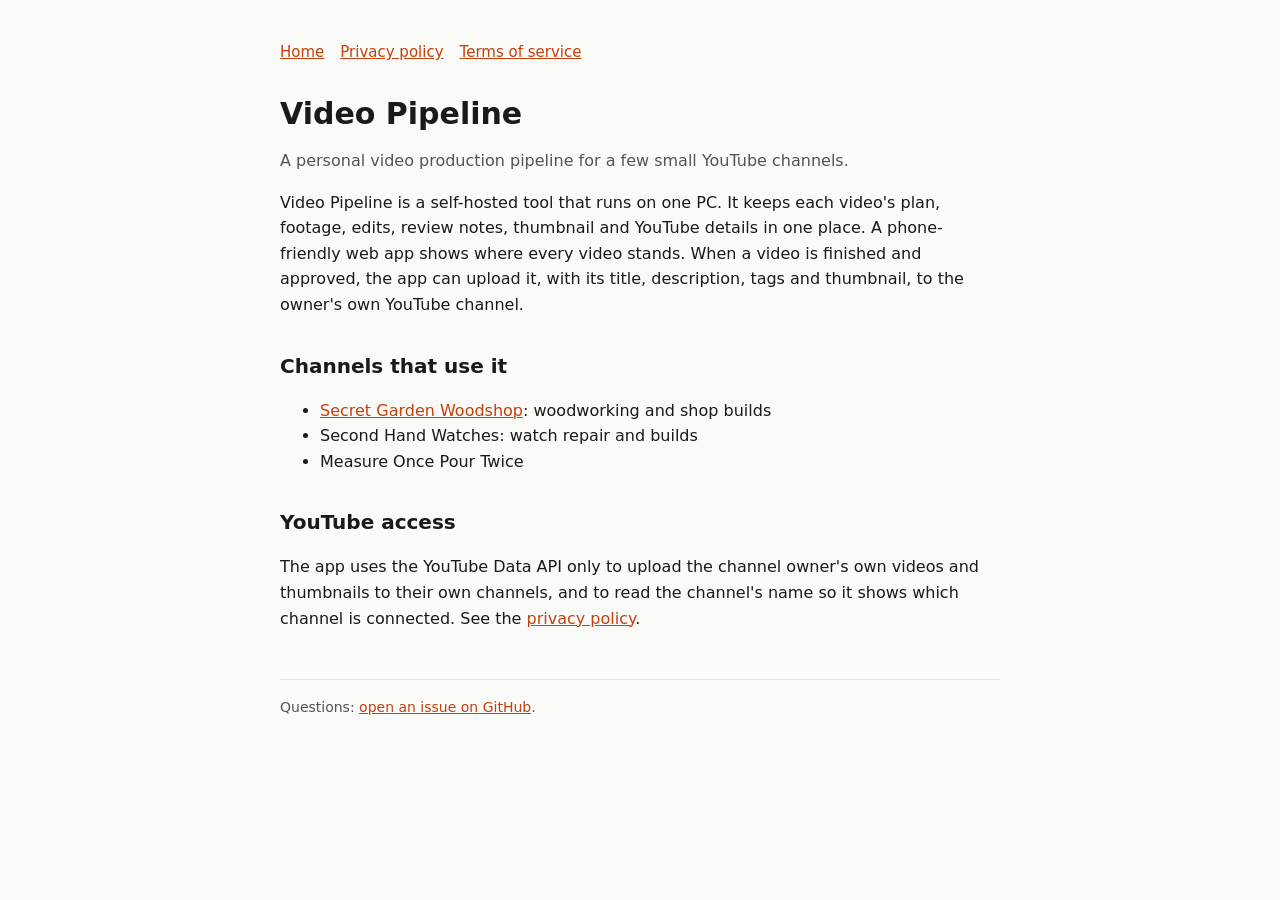
<file: index.html>
<!doctype html>
<html lang="en"><head><meta charset="utf-8"><meta name="viewport" content="width=device-width,initial-scale=1">
<title>Video Pipeline</title><meta name="description" content="A personal video production pipeline for a few small YouTube channels.">
<link rel="stylesheet" href="style.css"></head>
<body><main>
<nav><a href="./">Home</a><a href="privacy.html">Privacy policy</a><a href="terms.html">Terms of service</a></nav>
<h1>Video Pipeline</h1>
<p class="muted">A personal video production pipeline for a few small YouTube channels.</p>
<p>Video Pipeline is a self-hosted tool that runs on one PC. It keeps each video's plan, footage, edits, review notes, thumbnail and YouTube details in one place. A phone-friendly web app shows where every video stands. When a video is finished and approved, the app can upload it, with its title, description, tags and thumbnail, to the owner's own YouTube channel.</p>
<h2>Channels that use it</h2>
<ul>
<li><a href="https://www.youtube.com/@secretgardenwoodshop">Secret Garden Woodshop</a>: woodworking and shop builds</li>
<li>Second Hand Watches: watch repair and builds</li>
<li>Measure Once Pour Twice</li>
</ul>
<h2>YouTube access</h2>
<p>The app uses the YouTube Data API only to upload the channel owner's own videos and thumbnails to their own channels, and to read the channel's name so it shows which channel is connected. See the <a href="privacy.html">privacy policy</a>.</p>
<footer>Questions: <a href="https://github.com/christianallred/video-pipeline-site/issues">open an issue on GitHub</a>.</footer>
</main></body></html>
</file>
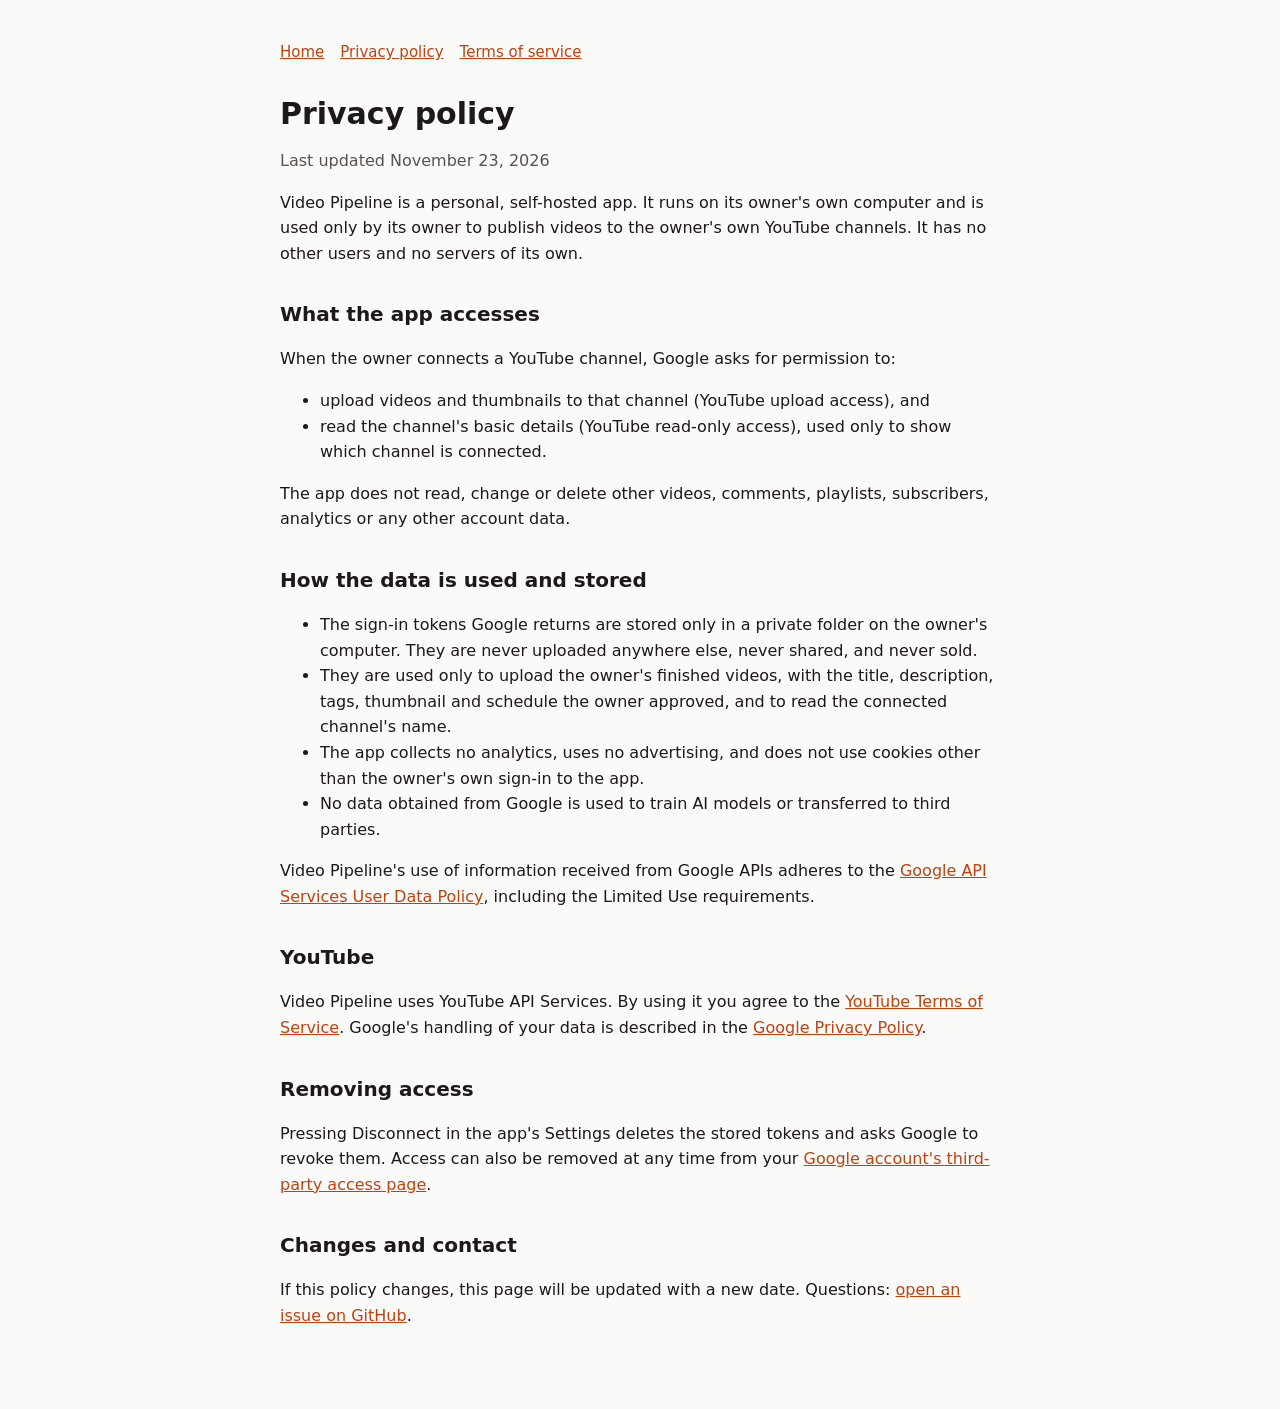
<file: privacy.html>
<!doctype html>
<html lang="en"><head><meta charset="utf-8"><meta name="viewport" content="width=device-width,initial-scale=1">
<title>Privacy Policy · Video Pipeline</title>
<link rel="stylesheet" href="style.css"></head>
<body><main>
<nav><a href="./">Home</a><a href="privacy.html">Privacy policy</a><a href="terms.html">Terms of service</a></nav>
<h1>Privacy policy</h1>
<p class="muted">Last updated November 23, 2026</p>
<p>Video Pipeline is a personal, self-hosted app. It runs on its owner's own computer and is used only by its owner to publish videos to the owner's own YouTube channels. It has no other users and no servers of its own.</p>

<h2>What the app accesses</h2>
<p>When the owner connects a YouTube channel, Google asks for permission to:</p>
<ul>
<li>upload videos and thumbnails to that channel (YouTube upload access), and</li>
<li>read the channel's basic details (YouTube read-only access), used only to show which channel is connected.</li>
</ul>
<p>The app does not read, change or delete other videos, comments, playlists, subscribers, analytics or any other account data.</p>

<h2>How the data is used and stored</h2>
<ul>
<li>The sign-in tokens Google returns are stored only in a private folder on the owner's computer. They are never uploaded anywhere else, never shared, and never sold.</li>
<li>They are used only to upload the owner's finished videos, with the title, description, tags, thumbnail and schedule the owner approved, and to read the connected channel's name.</li>
<li>The app collects no analytics, uses no advertising, and does not use cookies other than the owner's own sign-in to the app.</li>
<li>No data obtained from Google is used to train AI models or transferred to third parties.</li>
</ul>
<p>Video Pipeline's use of information received from Google APIs adheres to the <a href="https://developers.google.com/terms/api-services-user-data-policy">Google API Services User Data Policy</a>, including the Limited Use requirements.</p>

<h2>YouTube</h2>
<p>Video Pipeline uses YouTube API Services. By using it you agree to the <a href="https://www.youtube.com/t/terms">YouTube Terms of Service</a>. Google's handling of your data is described in the <a href="https://policies.google.com/privacy">Google Privacy Policy</a>.</p>

<h2>Removing access</h2>
<p>Pressing Disconnect in the app's Settings deletes the stored tokens and asks Google to revoke them. Access can also be removed at any time from your <a href="https://myaccount.google.com/permissions">Google account's third-party access page</a>.</p>

<h2>Changes and contact</h2>
<p>If this policy changes, this page will be updated with a new date. Questions: <a href="https://github.com/christianallred/video-pipeline-site/issues">open an issue on GitHub</a>.</p>
</main></body></html>
</file>
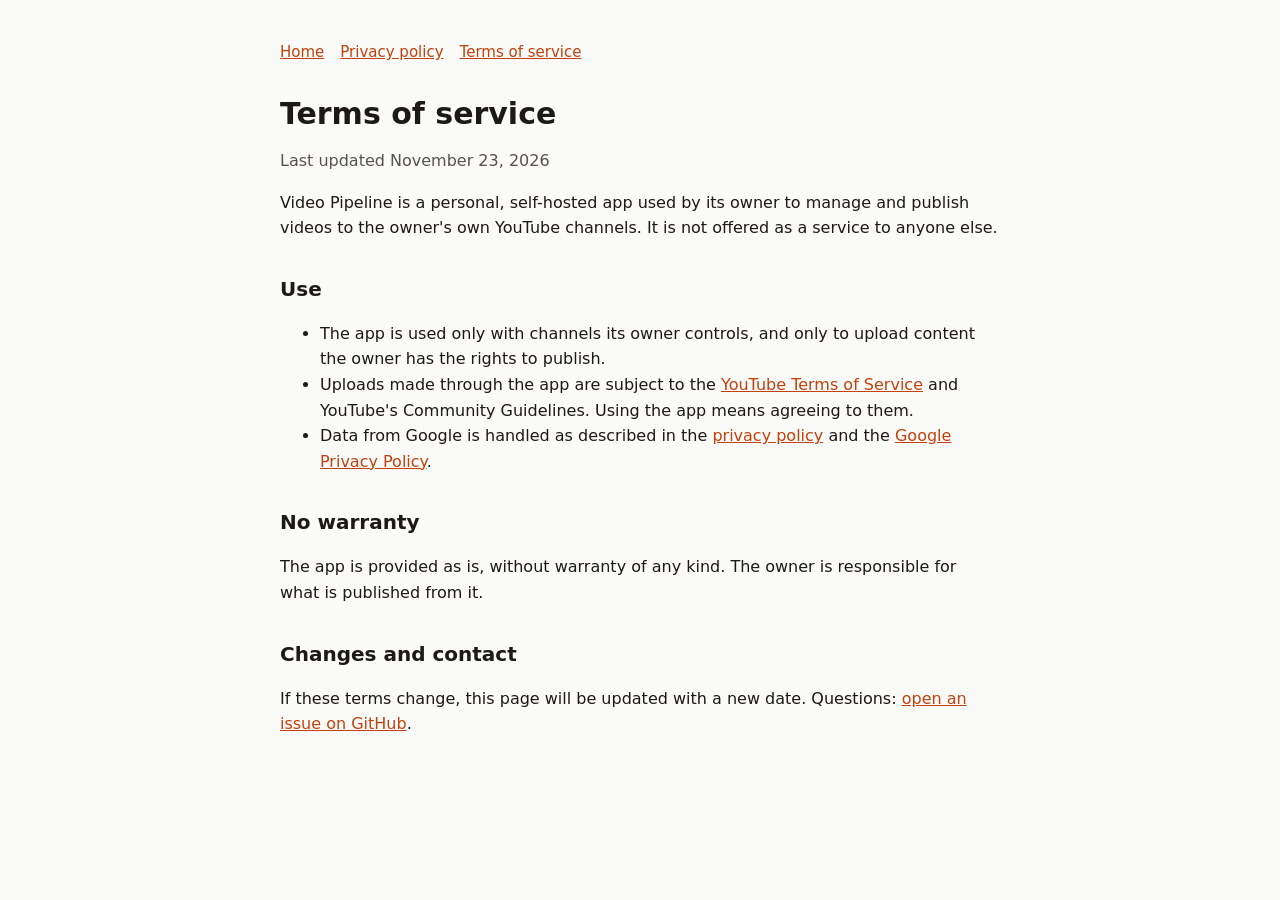
<file: terms.html>
<!doctype html>
<html lang="en"><head><meta charset="utf-8"><meta name="viewport" content="width=device-width,initial-scale=1">
<title>Terms of Service · Video Pipeline</title>
<link rel="stylesheet" href="style.css"></head>
<body><main>
<nav><a href="./">Home</a><a href="privacy.html">Privacy policy</a><a href="terms.html">Terms of service</a></nav>
<h1>Terms of service</h1>
<p class="muted">Last updated November 23, 2026</p>
<p>Video Pipeline is a personal, self-hosted app used by its owner to manage and publish videos to the owner's own YouTube channels. It is not offered as a service to anyone else.</p>
<h2>Use</h2>
<ul>
<li>The app is used only with channels its owner controls, and only to upload content the owner has the rights to publish.</li>
<li>Uploads made through the app are subject to the <a href="https://www.youtube.com/t/terms">YouTube Terms of Service</a> and YouTube's Community Guidelines. Using the app means agreeing to them.</li>
<li>Data from Google is handled as described in the <a href="privacy.html">privacy policy</a> and the <a href="https://policies.google.com/privacy">Google Privacy Policy</a>.</li>
</ul>
<h2>No warranty</h2>
<p>The app is provided as is, without warranty of any kind. The owner is responsible for what is published from it.</p>
<h2>Changes and contact</h2>
<p>If these terms change, this page will be updated with a new date. Questions: <a href="https://github.com/christianallred/video-pipeline-site/issues">open an issue on GitHub</a>.</p>
</main></body></html>
</file>
<file: style.css>
:root{--bg:#fafaf9;--fg:#1c1917;--muted:#57534e;--line:#e7e5e4;--accent:#c2410c}
@media (prefers-color-scheme:dark){:root{--bg:#141210;--fg:#f5f5f4;--muted:#a8a29e;--line:#292524;--accent:#fb923c}}
body{margin:0;background:var(--bg);color:var(--fg);font:16px/1.6 system-ui,-apple-system,"Segoe UI",sans-serif}
main{max-width:720px;margin:0 auto;padding:40px 16px 64px}
h1{font-size:30px;line-height:1.2;margin:0 0 8px}h2{font-size:20px;margin:32px 0 8px}
a{color:var(--accent)}p,li{color:var(--fg)}.muted{color:var(--muted)}
nav{display:flex;gap:16px;margin-bottom:32px;font-size:15px}
footer{margin-top:48px;padding-top:16px;border-top:1px solid var(--line);font-size:14px;color:var(--muted)}
</file>
